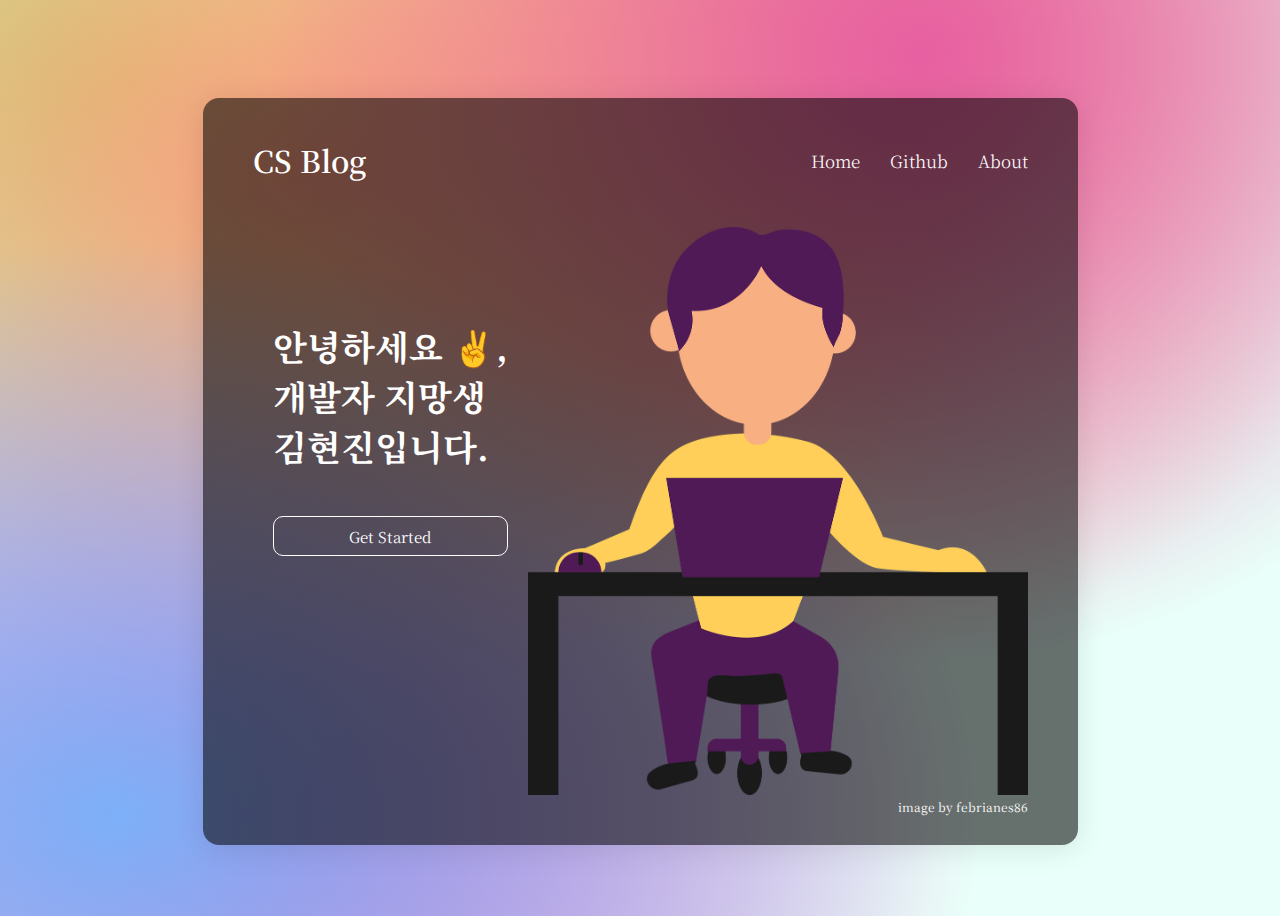
<file: index.html>
<!DOCTYPE html>
<html lang="en">
<head>
  <meta charset="UTF-8">
  <meta name="viewport" content="width=device-width, initial-scale=1.0">
  <link rel = "stylesheet" href ="style.css">
  <title>CS Blog | KHJ</title>
</head>
<body>
  <div class="container">
    <div class="glass-container">
      <nav class="navbar">
        <div class="logo"><a href="#">CS Blog</a></div>
        <ul class="nav-links">
          <li class="nav-link"><a href="#">Home</a></li>
          <li class="nav-link"><a href="#">Github</a></li>
          <li class="nav-link"><a href="#">About</a></li>
        </ul>
      </nav>
      <div class="content">
        <div class="main">
          <h2>안녕하세요 ✌️,<br>개발자 지망생<br> 김현진입니다.</h2>
          <p>
            <button>Get Started</button>
          </p>
        </div>
        <div class="image-wrapper">
          <img src="logo.png">
          <div class="attribute">
            <a href="https://pixabay.com/vectors/work-computer-office-business-8136390/">image by febrianes86</a>
          </div>
        </div>
      </div>
    </div>
  </div>
</body>
</html>
</file>
<file: style.css>
@import url('https://fonts.googleapis.com/css2?family=Noto+Serif+KR&display=swap');
@import url('https://fonts.googleapis.com/css2?family=Noto+Serif+KR&family=Open+Sans:ital,wght@0,300..800;1,300..800&display=swap');

*{
  font-family: 'Noto Serif KR';
}

#hidden{
  display : none;
}

a{
  text-decoration: none;
  color: #fff;
}

body{
  color: #fff;
  background-color: #e9fff9;
  background-image:
    radial-gradient(at 9% 89%, hsla(215, 90%, 73%,1) 0px, transparent 50%),
    radial-gradient(at 72% 6%, hsla(331, 74%, 64%,1) 0px, transparent 50%),
    radial-gradient(at 24% 19%, hsla(14, 90%, 74%,1) 0px, transparent 50%),
    radial-gradient(at 65% 6%, hsla(6, 79%, 76%,1) 0px, transparent 50%),
    radial-gradient(at 20% 89%, hsla(316, 72%, 64%,1) 0px, transparent 50%),
    radial-gradient(at 44% 9%, hsla(48, 96%, 77%,1) 0px, transparent 50%),
    radial-gradient(at 10% 9%, hsla(76, 65%, 63%,1) 0px, transparent 50%);
  min-height: 100vh;
}

.container{
  display:flex;
  justify-content: center;
}

.glass-container{
  display: block;
  max-width: 72vw;
  margin-top: 10vh;
  margin-bottom: 30px;
  background: rgba(0,0,0,0.56);
  padding: 50px;
  border-radius: 16px;
  box-shadow: 0 4px 30px rgba(0, 0, 0, 0.1);
  backdrop-filter: blur(11,6px);
  -webkit-backdrop-filter: blur(11.6px);
}

.logo{
  display: inline-block;
  font-size: 30px;
  font-weight: 600;
  margin-top: -10px;
}

.logo img{
  max-width: 40px;
}

ul.nav-links{
  margin: 0;
  float: right;
  display: flex;
  list-style: none;
}

li.nav-link{
  display: inline-block;
  margin-left: 30px;
  font-size: 17px;
  font-weight: 300;
}

.content{
  display: flex;
  width: 100%;
}

.main{
  margin-top: 10vh;
  display: inline-block;
  padding: 20px;
}

.main h2{
  font-size: 35px;
}

.main p{
  font-size: 16px;
  line-height: 23px;
}

button{
  margin-top: 16px;
  width: 100%;
  height: 40px;
  font-size: 15px;
  color: #fff;
  background-color: transparent;
  border: 1px solid #fff;
  border-radius: 10px;
  cursor: pointer;
  transition: all 0.3s ease;
}

button:hover{
  border-color: #2668db;
  background-color: #2668db;
}

.image-wrapper{
  display:flex;
  margin-top: 5vh;
  position: relative;
}

.image-wrapper img{
  max-width: 500px;
}

.attribute{
  position: absolute;
  bottom: -20px;
  right:0;
  font-size: 12px;
}

@media screen and (max-width:1075px) {
  .content{
    flex-direction: column;
  }
}

@media screen and (max-width: 720px) {
  .logo{
    font-size: 22px;
  }
  .logo img{
    max-width: 40px;
  }
  list.nav-link{
    font-size:13px;
  }
  .main h2{
    font-size: 20px;
  }
  .main p{
    font-size: 15px;
  }
  button{
    font-size: 13px;
  }
  .image-wrapper img{
    max-width: 400px;
  }
}
</file>
